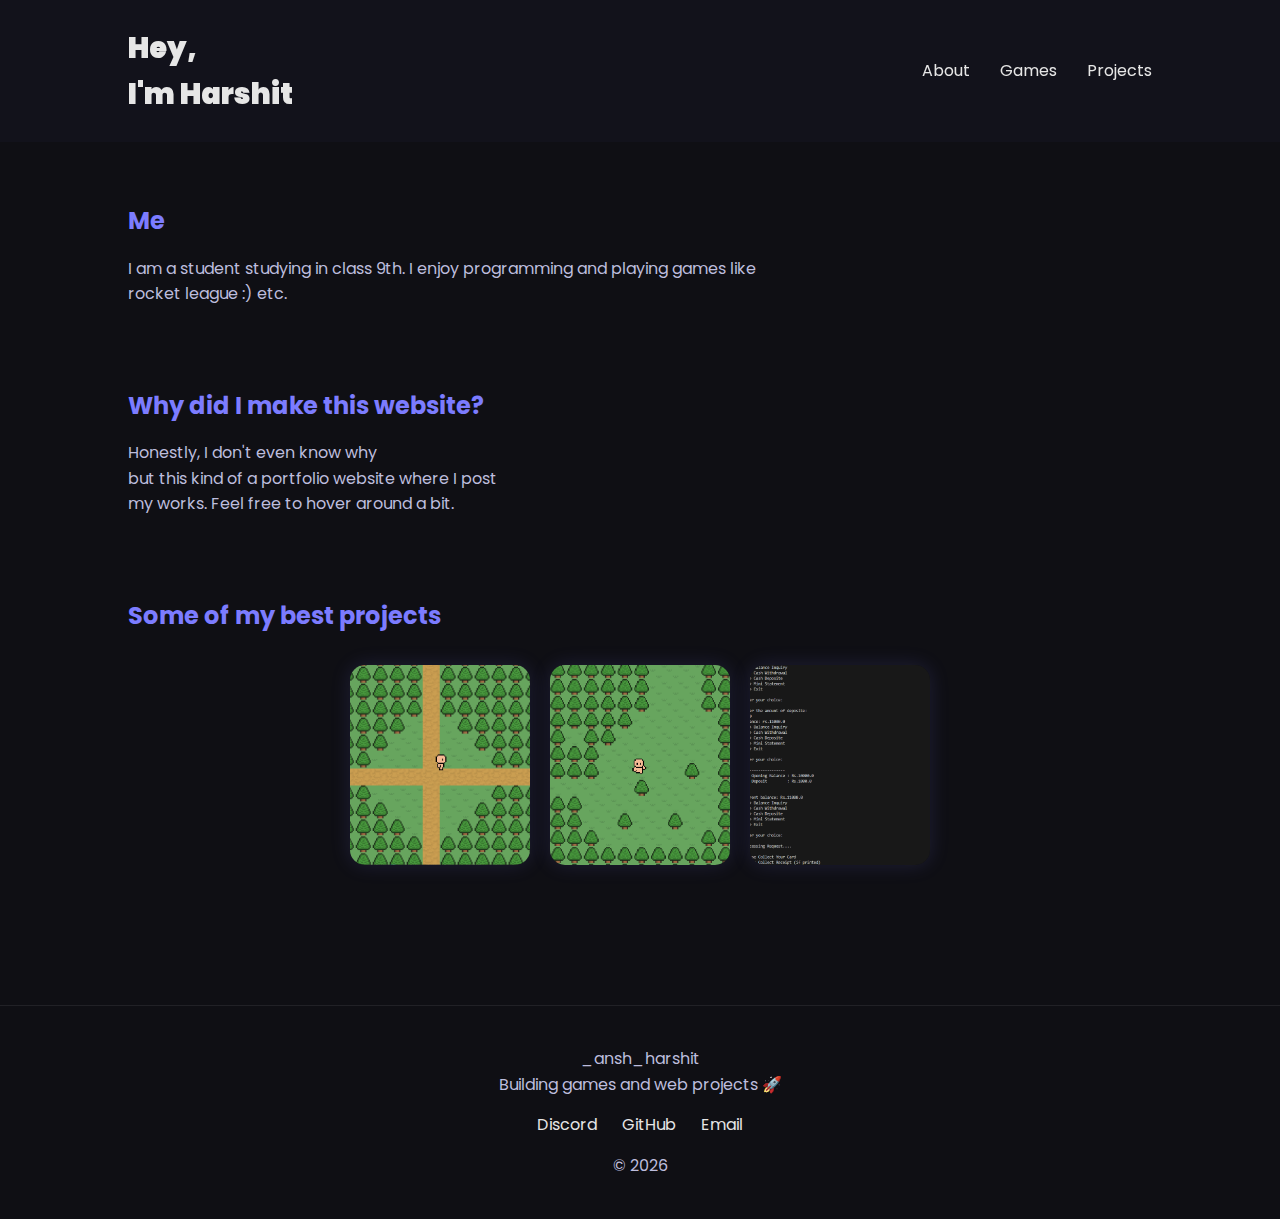
<file: index.html>
<!DOCTYPE html>
<html lang="en">
<head>
    <meta charset="UTF-8">
    <meta name="viewport" content="width=device-width, initial-scale=1.0">
    <title>Portfolio - _ansh_harshit</title>
    <link rel="stylesheet" href="Styles/style.css">
</head>

<body>

<header>
    <div>
        <nav>
            <h1><b>Hey, <br> I'm Harshit</b></h1>

            <ul>
                <li><a href="about.html">About</a></li>
                <li><a href="games.html">Games</a></li>
                <li><a href="project.html">Projects</a></li>
            </ul>
        </nav>
    </div>
</header>

<main>

<section>
    <h2>Me</h2>
    <p>
        I am a student studying in class 9th. I enjoy programming and playing games like rocket league :) etc.
    </p>
</section>

<section>
    <h2>Why did I make this website?</h2>
    <p>
        Honestly, I don't even know why <br>
        but this kind of a portfolio website where I post <br>
        my works. Feel free to hover around a bit.
    </p>
</section>

<section>
    <h2>Some of my best projects</h2>

    <div>
        <img src="images/pic1.png" alt="Semtopia" height="250">
        <img src="images/pic2.png" alt="Project 2" height="250">
        <img src="images/pic3.png" alt="Project 3" height="250">
    </div>
</section>

</main>

<footer>
    <p>_ansh_harshit</p>
    <p>Building games and web projects 🚀</p>

    <ul>
        <li><a href="#" target="_blank">Discord</a></li>
        <li><a href="#" target="_blank">GitHub</a></li>
        <li><a href="#" target="_blank">Email</a></li>
    </ul>

    <p>© 2026</p>
</footer>



</body>
<script src="Scripts/script.js"></script>
</html>
</file>
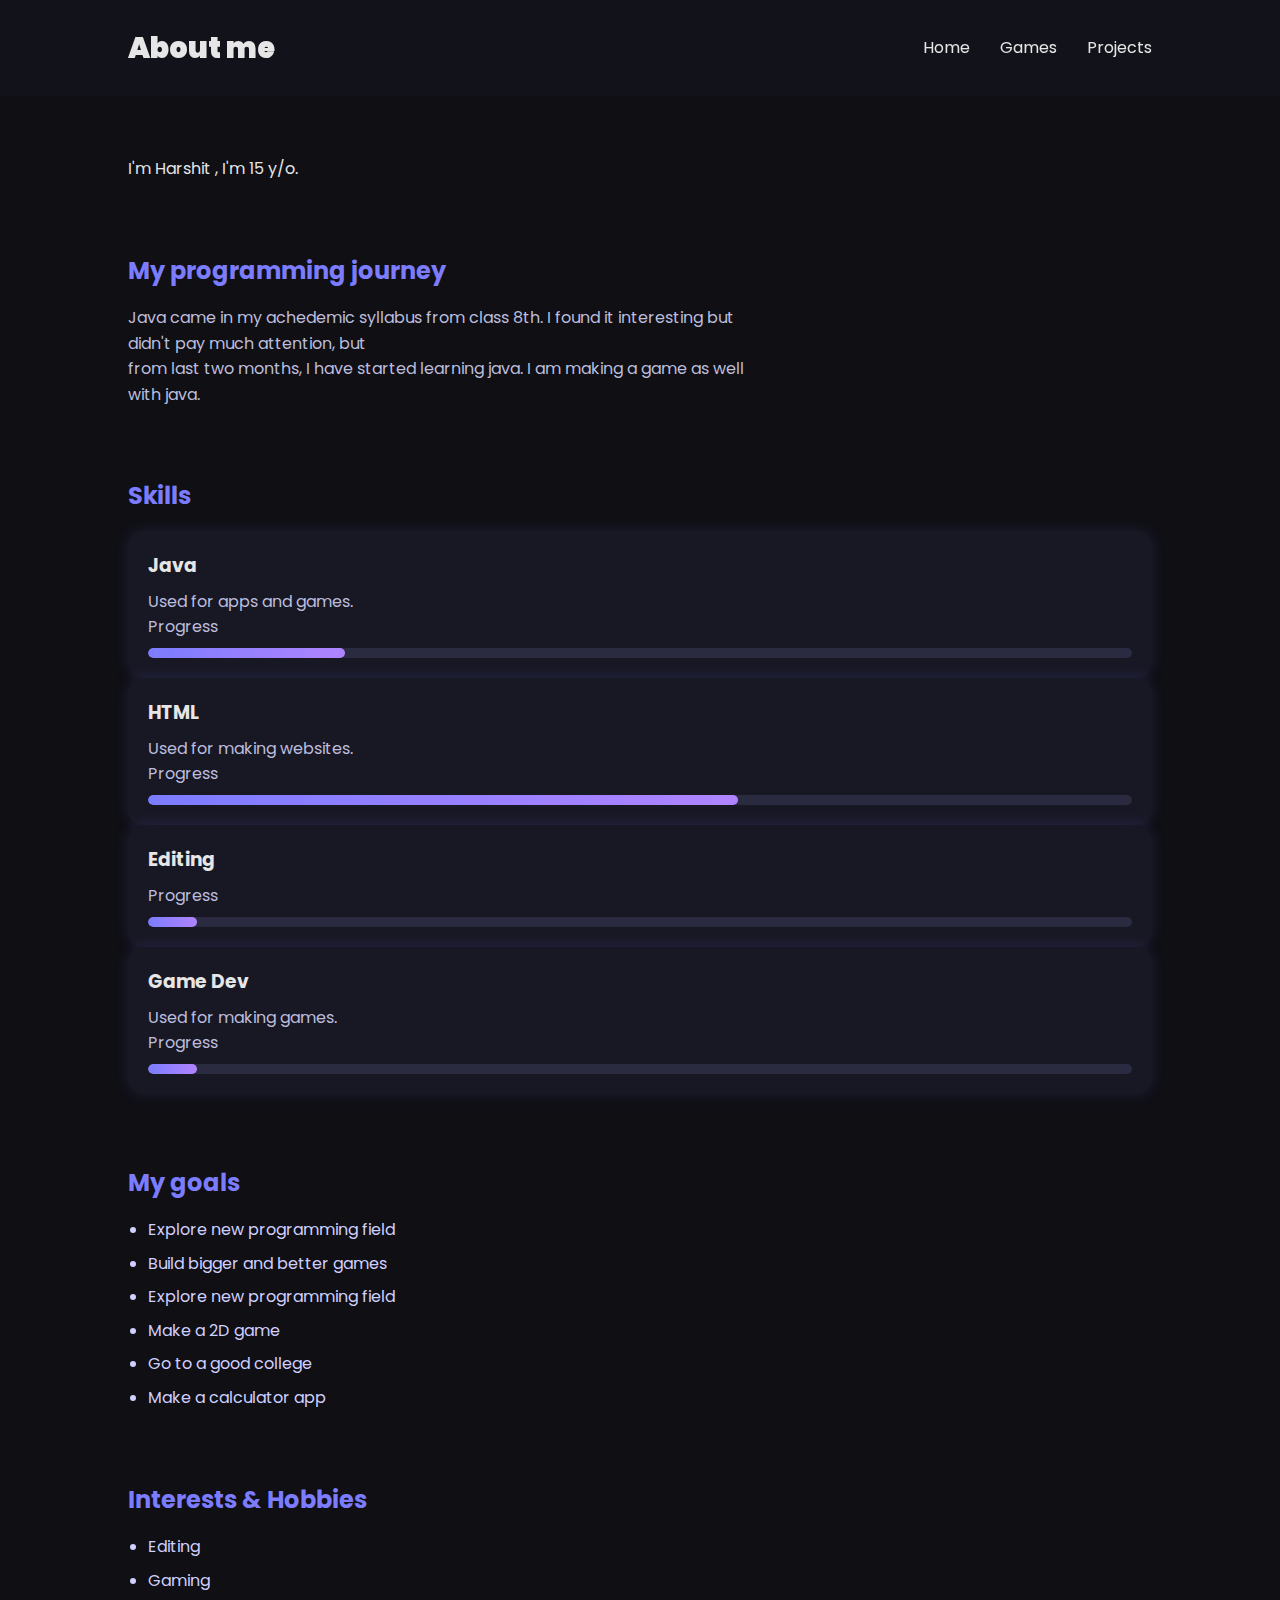
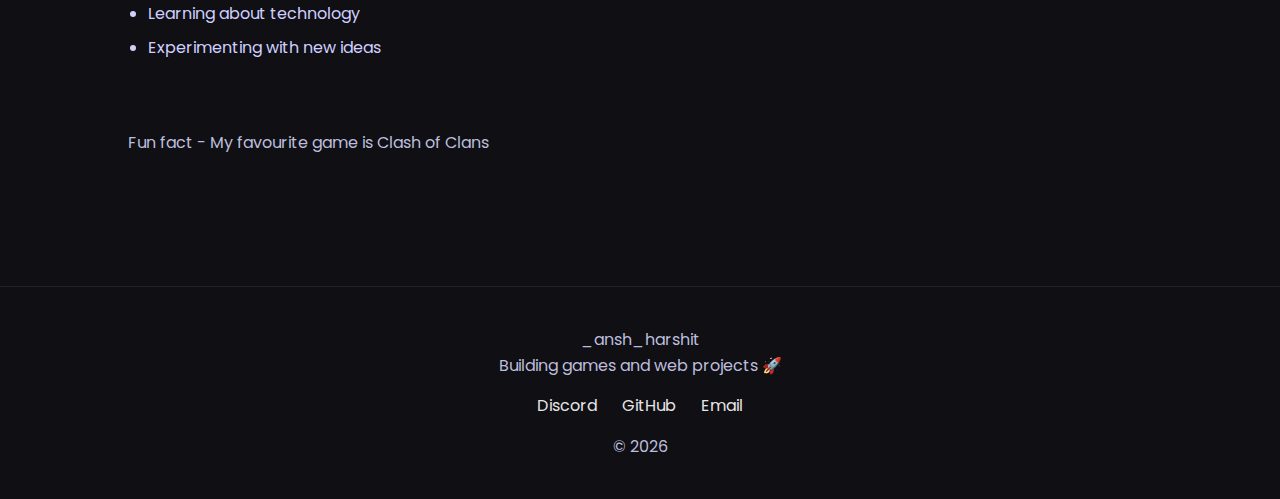
<file: about.html>
<!DOCTYPE html>
<html lang="en">
<head>
    <meta charset="UTF-8">
    <meta name="viewport" content="width=device-width, initial-scale=1.0">
    <title>About - _ansh_harshit</title>
   <link rel="stylesheet" href="Styles/aboutStyle.css">
</head>

<body>
    <header>
      <div>
        <nav>
            <h1><b>About me </b></h1>
             <ul>
                <li><a href="index.html">Home</a></li>
                <li><a href="games.html">Games</a></li>
                <li><a href="project.html">Projects</a></li>
             </ul>
       </nav>
     </div>
    </header>
    <main>
        <section>
            I'm Harshit , I'm 15 y/o. 
        </section>
      <section>
        <h2>My programming journey</h2>
        <p>Java came in my achedemic syllabus from class 8th. I found it interesting but didn't pay much attention, but <br>
             from last two months, I have started learning java. I am making a game as well with java. </p>
      </section>
      <section>
      <h2>Skills</h2>

        <div class="card">
  <h3>Java</h3>
  <p>Used for apps and games.</p>
  <p>Progress</p>
<div class="bar">
  <div class="progress" style="width: 20%;"></div>
</div>
        </div>

  <div class="card">
  <h3>HTML</h3>
  <p>Used for making websites.</p>
  <p>Progress</p>
<div class="bar">
  <div class="progress" style="width: 60%;"></div>
</div>
  </div>

  <div class="card">
  <h3>Editing</h3>
  <p></p>
  <p>Progress</p>
<div class="bar">
  <div class="progress" style="width: 5%;"></div>
</div>
  </div>

  <div class="card">
  <h3>Game Dev</h3>
  <p>Used for making games.</p>
  <p>Progress</p>
<div class="bar">
  <div class="progress" style="width: 5%;"></div>
</div>
  </div>

      </section>
      <section>
        <h2>My goals</h2>
        <ul>
            <li>Explore new programming field</li>
            <li>Build bigger and better games</li>
            <li>Explore new programming field</li>
            <li>Make a 2D game</li>
            <li>Go to a good college</li>
            <li>Make a calculator app</li>
        </ul>
      </section>
      <section>
        <h2>Interests & Hobbies</h2>
        <ul>
            <li>Editing</li>
            <li>Gaming</li>
            <li>Learning about technology</li>
            <li>Experimenting with new ideas</li>
        </ul>
      </section>
      <section>
        <p>Fun fact - My favourite game is Clash of Clans</p>
      </section>
    </main>
    <footer>
    <p>_ansh_harshit</p>
        <p>Building games and web projects 🚀</p>
        <ul>
            <li><a href="">Discord</a></li>
            <li><a href="">GitHub</a></li>
            <li><a href="">Email</a></li>
        </ul>
        <p>© 2026</p>

    </footer>
</body>
<script src="Scripts/aboutScript.js"></script>
</html>
</file>
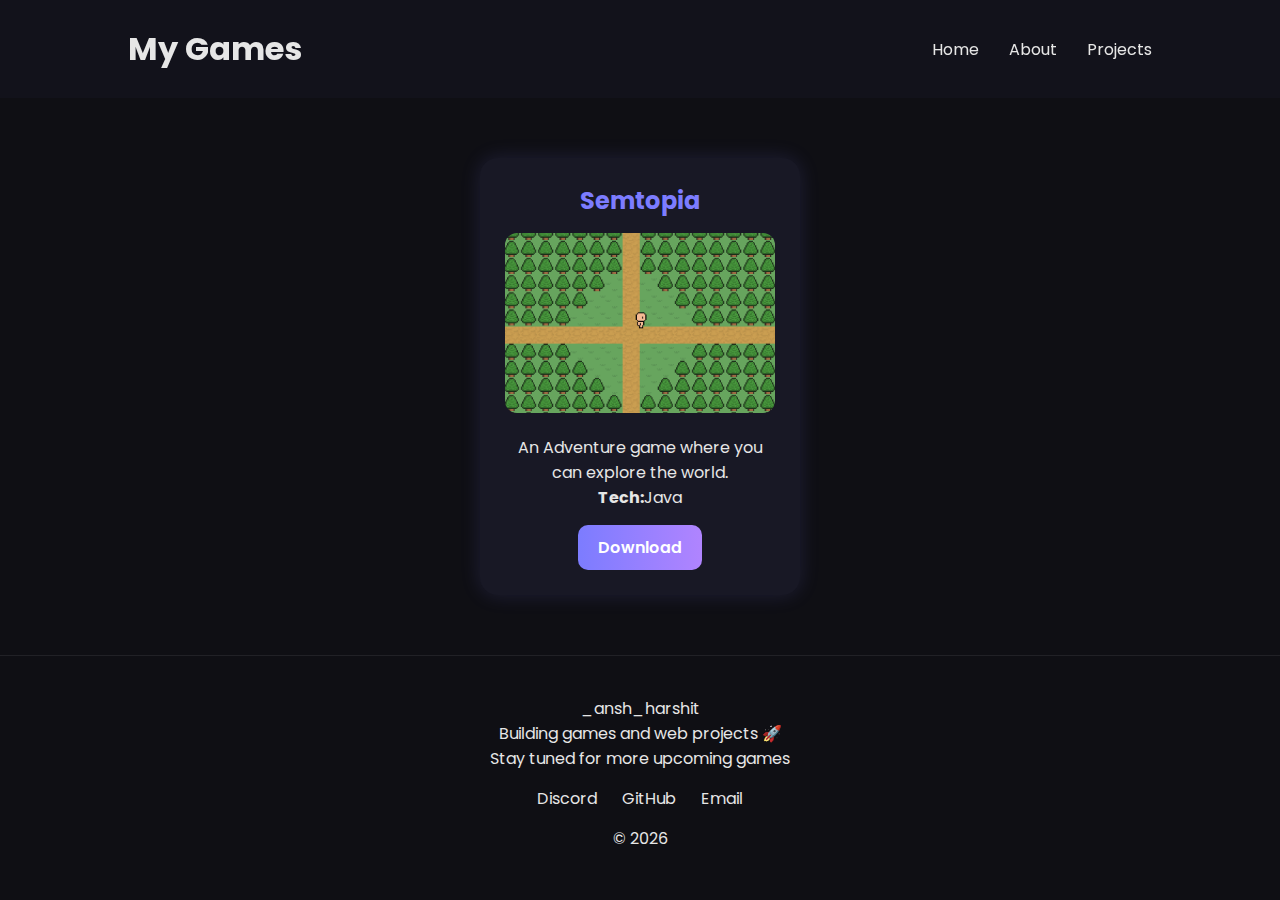
<file: games.html>
<!DOCTYPE html>
<html lang="en">
<head>
    <meta charset="UTF-8">
    <meta name="viewport" content="width=device-width, initial-scale=1.0">
    <title>Games - _ansh_harshit</title>
    <link rel="stylesheet" href="Styles/gamesStyle.css">
</head>
<body>
    <header>
    <div>
        <nav>
            <h1>My Games</h1>

            <ul>
                <li><a href="index.html">Home</a></li>
                <li><a href="about.html">About</a></li>
                <li><a href="project.html">Projects</a></li>
            </ul>
        </nav>
    </div>
    </header>
    <main>
       <section id="games">

  


  <div class="game-card">

    <h2>Semtopia</h2>

    <img src="images/pic1.png" alt="Semtopia Screenshot">

    <p>
      An Adventure game where you can explore the world.
    </p>

    <p><strong>Tech:</strong>Java</p>

    <a href="#">Download</a>

  </div>

</section>
<section>
</section>
    </main>
    <footer>
    <p>_ansh_harshit</p>
    <p>Building games and web projects 🚀</p>
    <p>Stay tuned for more upcoming games</p>

    <ul>
        <li><a href="#" target="_blank">Discord</a></li>
        <li><a href="#" target="_blank">GitHub</a></li>
        <li><a href="#" target="_blank">Email</a></li>
    </ul>

    <p>© 2026</p>
    </footer>
</body>
<script src="Scripts/gamesScript.js"></script>
</html>
</file>
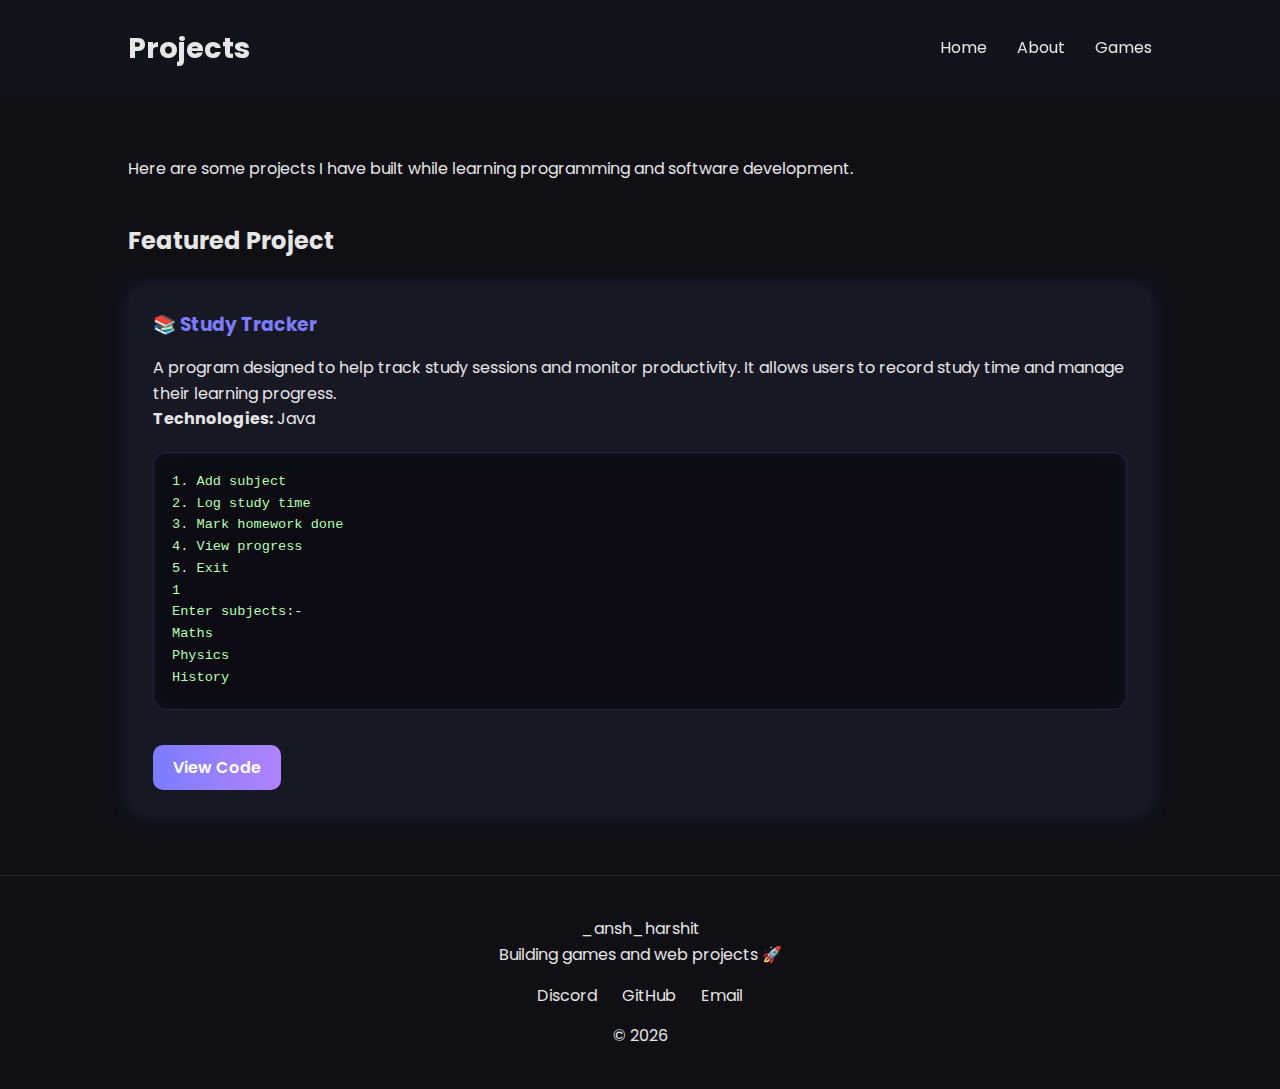
<file: project.html>
<!DOCTYPE html>
<html lang="en">
<head>
    <meta charset="UTF-8">
    <meta name="viewport" content="width=device-width, initial-scale=1.0">
    <title>Projects - _ansh_harshit</title>
    <link rel="stylesheet" href="Styles/projectsStyle.css">
</head>
<body>
   
<header>
    <div>
        <nav>
            <h1>Projects</h1>

            <ul>
                <li><a href="index.html">Home</a></li>
                <li><a href="about.html">About</a></li>
                <li><a href="games.html">Games</a></li>
            </ul>
        </nav>
    </div>
</header>
    
    <main>
      <p>
        Here are some projects I have built while learning programming and software development.
    </p>

    <section>
        <h2>Featured Project</h2>

        <article class="project-card">

            <h3>📚 Study Tracker</h3>

            <p>
                A program designed to help track study sessions and monitor productivity.
                It allows users to record study time and manage their learning progress.
            </p>

            <p><strong>Technologies:</strong> Java </p>

            <div class="terminal-box">
<pre>
1. Add subject
2. Log study time
3. Mark homework done
4. View progress
5. Exit
1
Enter subjects:-
Maths
Physics
History
ok

1. Add subject        
2. Log study time     
3. Mark homework done 
4. View progress      
5. Exit 
2
Subject: 
Maths
Time (in min): 
60
Time added.
1. Add subject        
2. Log study time     
3. Mark homework done 
4. View progress      
5. Exit 
2
Subject: 
Physics
Time (in min): 
35
Time added.
1. Add subject        
2. Log study time     
3. Mark homework done 
4. View progress      
5. Exit
3
Subject: 
Physics
Did you do the homework?
Yes
1. Add subject 
2. Log study time
3. Mark homework done
4. View progress
5. Exit
4
Maths - Time: 1hr0min - Homework done: false
Physics - Time: 0hr35min - Homework done: true
History - Time: 0hr0min - Homework done: false
1. Add subject
2. Log study time
3. Mark homework done
4. View progress
5. Exit
5
</pre>
            </div>

            <a href="https://raw.githubusercontent.com/theharshit563-bot/My-JAVA-projects/refs/heads/main/StudyTracker.java" target="_blank">View Code</a>

        </article>

    </section>

</section>

    </main>
    <footer>
    <p>_ansh_harshit</p>
    <p>Building games and web projects 🚀</p>

    <ul>
        <li><a href="#" target="_blank">Discord</a></li>
        <li><a href="https://github.com/theharshit563-bot" target="_blank">GitHub</a></li>
        <li><a href="mailto:theharshit563@gmail.com" target="_blank">Email</a></li>
    </ul>

    <p>© 2026</p>
    </footer>
</body>
<Script src="Scripts/projectsScript.js"></Script>
</html>
</file>
<file: Styles/style.css>
@import url('https://fonts.googleapis.com/css2?family=Poppins:wght@300;400;600;700&display=swap');

*{
    margin:0;
    padding:0;
    box-sizing:border-box;
}

body{
    font-family:"Poppins",sans-serif;
    background:#0f0f14;
    color:#e6e6e6;
    line-height:1.6;
}

/* ===== NAVBAR ===== */

header{
    padding:25px 10%;
    background:rgba(20,20,30,0.7);
    backdrop-filter:blur(10px);
    position:sticky;
    top:0;
    z-index:100;
}

nav{
    display:flex;
    justify-content:space-between;
    align-items:center;
}

nav h1{
    font-size:1.8rem;
}

nav ul{
    list-style:none;
    display:flex;
    gap:30px;
}

nav a{
    text-decoration:none;
    color:#e6e6e6;
    transition:0.3s;
}

nav a:hover{
    color:#7c7cff;
}

/* ===== MAIN ===== */

main{
    padding:60px 10%;
}

section{
    margin-bottom:80px;
    animation:fadeUp 1s ease;
}

h2{
    color:#7c7cff;
    margin-bottom:15px;
}

p{
    max-width:650px;
    color:#bdbddd;
}

/* ===== PROJECT IMAGES ===== */

section div{
    margin-top:30px;
    display:flex;
    gap:20px;
    flex-wrap:wrap;
    justify-content:center;
}

section img{
    height:200px;
    width:180px;
    object-fit:cover;

    border-radius:15px;
    transition:0.4s;
    box-shadow:0 0 20px rgba(124,124,255,0.15);
    cursor:pointer;
}

section img:hover{
    transform:translateY(-8px) scale(1.05);
    box-shadow:0 0 35px rgba(124,124,255,0.45);
}

/* ===== FOOTER ===== */

footer{
    display:flex;
    flex-direction:column;
    align-items:center;
    justify-content:center;
    text-align:center;

    padding:40px 10%;
    border-top:1px solid rgba(255,255,255,0.08);
}

footer ul{
    list-style:none;
    display:flex;
    gap:25px;
    margin:15px 0;
}

footer a{
    text-decoration:none;
    color:#e6e6e6;
    transition:0.3s;
}

footer a:hover{
    color:#7c7cff;
}

/* ===== ANIMATION ===== */

@keyframes fadeUp{
    from{
        opacity:0;
        transform:translateY(40px);
    }
    to{
        opacity:1;
        transform:translateY(0);
    }
}

/* ===== MOBILE ===== */

@media(max-width:768px){

    nav{
        flex-direction:column;
        gap:15px;
        text-align:center;
    }

    main{
        padding:40px 8%;
    }

    nav h1{
        font-size:1.5rem;
    }

    section img{
        width:150px;
        height:200px;
    }

}
</file>
<file: Styles/aboutStyle.css>
@import url('https://fonts.googleapis.com/css2?family=Poppins:wght@300;400;600;700&display=swap');

*{
    margin:0;
    padding:0;
    box-sizing:border-box;
}

body{
    font-family:"Poppins",sans-serif;
    background:#0f0f14;
    color:#e6e6e6;
    line-height:1.6;
}

/* ===== NAVBAR ===== */

header{
    padding:25px 10%;
    background:rgba(20,20,30,0.7);
    backdrop-filter:blur(10px);
    position:sticky;
    top:0;
    z-index:100;
}

nav{
    display:flex;
    justify-content:space-between;
    align-items:center;
}

nav h1{
    font-size:1.8rem;
}

nav ul{
    list-style:none;
    display:flex;
    gap:30px;
}

nav a{
    text-decoration:none;
    color:#e6e6e6;
    transition:0.3s;
}

nav a:hover{
    color:#7c7cff;
}

/* ===== MAIN ===== */

main{
    padding:60px 10%;
}

section{
    margin-bottom:70px;
    animation:fadeUp 1s ease;
}

h2{
    color:#7c7cff;
    margin-bottom:15px;
}

p{
    max-width:650px;
    color:#bdbddd;
}

/* ===== SKILLS GRID ===== */

section:nth-of-type(3)::-webkit-scrollbar{
    height:8px;
}

section:nth-of-type(3)::-webkit-scrollbar-thumb{
    background:#7c7cff;
    border-radius:10px;
}


/* ===== SKILL CARD ===== */

.card{
    background:#181825;
    padding:20px;
    border-radius:15px;
    transition:0.3s;
    box-shadow:0 0 15px rgba(124,124,255,0.15);
}

.card:hover{
    transform:translateY(-6px);
    box-shadow:0 0 30px rgba(124,124,255,0.4);
}

.card h3{
    margin-bottom:8px;
}

/* ===== PROGRESS BAR ===== */

.bar{
    width:100%;
    height:10px;
    background:#2a2a40;
    border-radius:10px;
    overflow:hidden;
    margin-top:8px;
}

.progress{
    height:100%;
    background:linear-gradient(90deg,#7c7cff,#b084ff);
    border-radius:10px;
    transition:width 1.5s ease;
}

/* ===== LISTS ===== */

section ul{
    padding-left:20px;
}

section ul li{
    margin:8px 0;
    color:#d0d0ff;
}

/* ===== FOOTER ===== */

footer{
    display:flex;
    flex-direction:column;
    align-items:center;
    justify-content:center;
    text-align:center;

    padding:40px 10%;
    border-top:1px solid rgba(255,255,255,0.08);
}

footer ul{
    list-style:none;
    display:flex;
    gap:25px;
    margin:15px 0;
}

footer a{
    text-decoration:none;
    color:#e6e6e6;
    transition:0.3s;
}

footer a:hover{
    color:#7c7cff;
}

/* ===== ANIMATION ===== */

@keyframes fadeUp{
    from{
        opacity:0;
        transform:translateY(40px);
    }
    to{
        opacity:1;
        transform:translateY(0);
    }
}

/* ===== MOBILE ===== */

@media(max-width:768px){

    nav{
        flex-direction:column;
        gap:15px;
    }

    main{
        padding:40px 8%;
    }

}
</file>
<file: Styles/gamesStyle.css>
@import url('https://fonts.googleapis.com/css2?family=Poppins:wght@300;400;600;700&display=swap');

*{
    margin:0;
    padding:0;
    box-sizing:border-box;
}

body{
    font-family:"Poppins", sans-serif;
    background:#0f0f14;
    color:#e6e6e6;
}

/* ===== NAVBAR ===== */

header{
    padding:25px 10%;
    background:rgba(20,20,30,0.7);
    backdrop-filter:blur(10px);
    position:sticky;
    top:0;
    z-index:100;
}

nav{
    display:flex;
    justify-content:space-between;
    align-items:center;
}

nav ul{
    list-style:none;
    display:flex;
    gap:30px;
}

nav a{
    text-decoration:none;
    color:#e6e6e6;
    transition:0.3s;
}

nav a:hover{
    color:#7c7cff;
}

/* ===== MAIN ===== */

main{
    padding:60px 10%;
}

/* ===== GAME SECTION ===== */

#games{
    display:flex;
    justify-content:center;
    flex-wrap:wrap;
    gap:30px;
}

/* ===== GAME CARD ===== */

.game-card{
    background:#181825;
    padding:25px;
    border-radius:18px;
    width:320px;
    text-align:center;

    transition:0.4s;
    box-shadow:0 0 20px rgba(124,124,255,0.15);

    opacity:0;
    transform:translateY(40px);
}

.game-card:hover{
    transform:translateY(-8px) scale(1.02);
    box-shadow:0 0 35px rgba(124,124,255,0.4);
}

.game-card h2{
    color:#7c7cff;
    margin-bottom:15px;
}

/* ===== GAME IMAGE ===== */

.game-card img{
    width:100%;
    height:180px;
    object-fit:cover;
    border-radius:12px;
    margin-bottom:15px;
}

/* ===== DOWNLOAD BUTTON ===== */

.game-card a{
    display:inline-block;
    margin-top:15px;
    padding:10px 20px;
    border-radius:10px;

    background:linear-gradient(90deg,#7c7cff,#b084ff);
    color:white;
    text-decoration:none;
    font-weight:600;

    transition:0.3s;
}

.game-card a:hover{
    transform:scale(1.08);
}

/* ===== FOOTER ===== */

footer{
    display:flex;
    flex-direction:column;
    align-items:center;
    justify-content:center;
    text-align:center;

    padding:40px 10%;
    border-top:1px solid rgba(255,255,255,0.08);
}

footer ul{
    list-style:none;
    display:flex;
    gap:25px;
    margin:15px 0;
}

footer a{
    text-decoration:none;
    color:#e6e6e6;
    transition:0.3s;
}

footer a:hover{
    color:#7c7cff;
}

/* ===== MOBILE ===== */

@media(max-width:768px){

    nav{
        flex-direction:column;
        gap:15px;
    }

    main{
        padding:40px 8%;
    }

    .game-card{
        width:100%;
    }

}
</file>
<file: Styles/projectsStyle.css>
@import url('https://fonts.googleapis.com/css2?family=Poppins:wght@300;400;600;700&display=swap');

*{
    margin:0;
    padding:0;
    box-sizing:border-box;
}

body{
    font-family:"Poppins", sans-serif;
    background:#0f0f14;
    color:#e6e6e6;
    line-height:1.6;
}

/* ===== NAVBAR ===== */

header{
    padding:25px 10%;
    background:rgba(20,20,30,0.7);
    backdrop-filter:blur(10px);
    position:sticky;
    top:0;
    z-index:100;
}

nav{
    display:flex;
    justify-content:space-between;
    align-items:center;
}

nav h1{
    font-size:1.8rem;
}

nav ul{
    list-style:none;
    display:flex;
    gap:30px;
}

nav a{
    text-decoration:none;
    color:#e6e6e6;
    transition:0.3s;
}

nav a:hover{
    color:#7c7cff;
}

/* ===== MAIN ===== */

main{
    padding:60px 10%;
}

section{
    margin-top:40px;
}

/* ===== PROJECT CARD ===== */

.project-card{
    margin-top:25px;
    background:#181825;
    padding:25px;
    border-radius:18px;
    transition:0.4s;
    box-shadow:0 0 20px rgba(124,124,255,0.15);

    opacity:0;
    transform:translateY(40px);
}

.project-card:hover{
    transform:translateY(-8px);
    box-shadow:0 0 35px rgba(124,124,255,0.4);
}

.project-card h3{
    color:#7c7cff;
    margin-bottom:15px;
}

/* ===== TERMINAL BOX ===== */

.terminal-box{
    background:#0b0b11;
    padding:18px;
    border-radius:14px;
    margin:20px 0;

    border:1px solid rgba(124,124,255,0.2);
    box-shadow:inset 0 0 20px rgba(124,124,255,0.08);
}

/* ===== TERMINAL PRE ===== */

.terminal-box pre{
    font-family:monospace;
    font-size:0.85rem;
    color:#b5ffb5;

    max-height:220px;
    overflow:auto;
    white-space:pre;

    padding-right:8px;
}

/* ===== CUSTOM SCROLLBAR ===== */

.terminal-box pre::-webkit-scrollbar{
    width:8px;
    height:8px;
}

.terminal-box pre::-webkit-scrollbar-track{
    background:#12121a;
    border-radius:10px;
}

.terminal-box pre::-webkit-scrollbar-thumb{
    background:linear-gradient(180deg,#7c7cff,#b084ff);
    border-radius:10px;
    border:2px solid #12121a;
}

.terminal-box pre::-webkit-scrollbar-thumb:hover{
    background:linear-gradient(180deg,#9c9cff,#c5a0ff);
}

/* Firefox scrollbar */
.terminal-box pre{
    scrollbar-color:#7c7cff #12121a;
    scrollbar-width:thin;
}

/* ===== BUTTON ===== */

.project-card a{
    display:inline-block;
    margin-top:15px;
    padding:10px 20px;
    border-radius:10px;

    background:linear-gradient(90deg,#7c7cff,#b084ff);
    color:white;
    text-decoration:none;
    font-weight:600;

    transition:0.3s;
}

.project-card a:hover{
    transform:scale(1.08);
}

/* ===== FOOTER ===== */

footer{
    display:flex;
    flex-direction:column;
    align-items:center;
    justify-content:center;
    text-align:center;

    padding:40px 10%;
    border-top:1px solid rgba(255,255,255,0.08);
}

footer ul{
    list-style:none;
    display:flex;
    gap:25px;
    margin:15px 0;
}

footer a{
    text-decoration:none;
    color:#e6e6e6;
    transition:0.3s;
}

footer a:hover{
    color:#7c7cff;
}

/* ===== ANIMATION ===== */

@keyframes fadeUp{
    from{
        opacity:0;
        transform:translateY(40px);
    }
    to{
        opacity:1;
        transform:translateY(0);
    }
}

/* ===== MOBILE ===== */

@media(max-width:768px){

    nav{
        flex-direction:column;
        gap:15px;
        text-align:center;
    }

    main{
        padding:40px 8%;
    }

}
</file>
